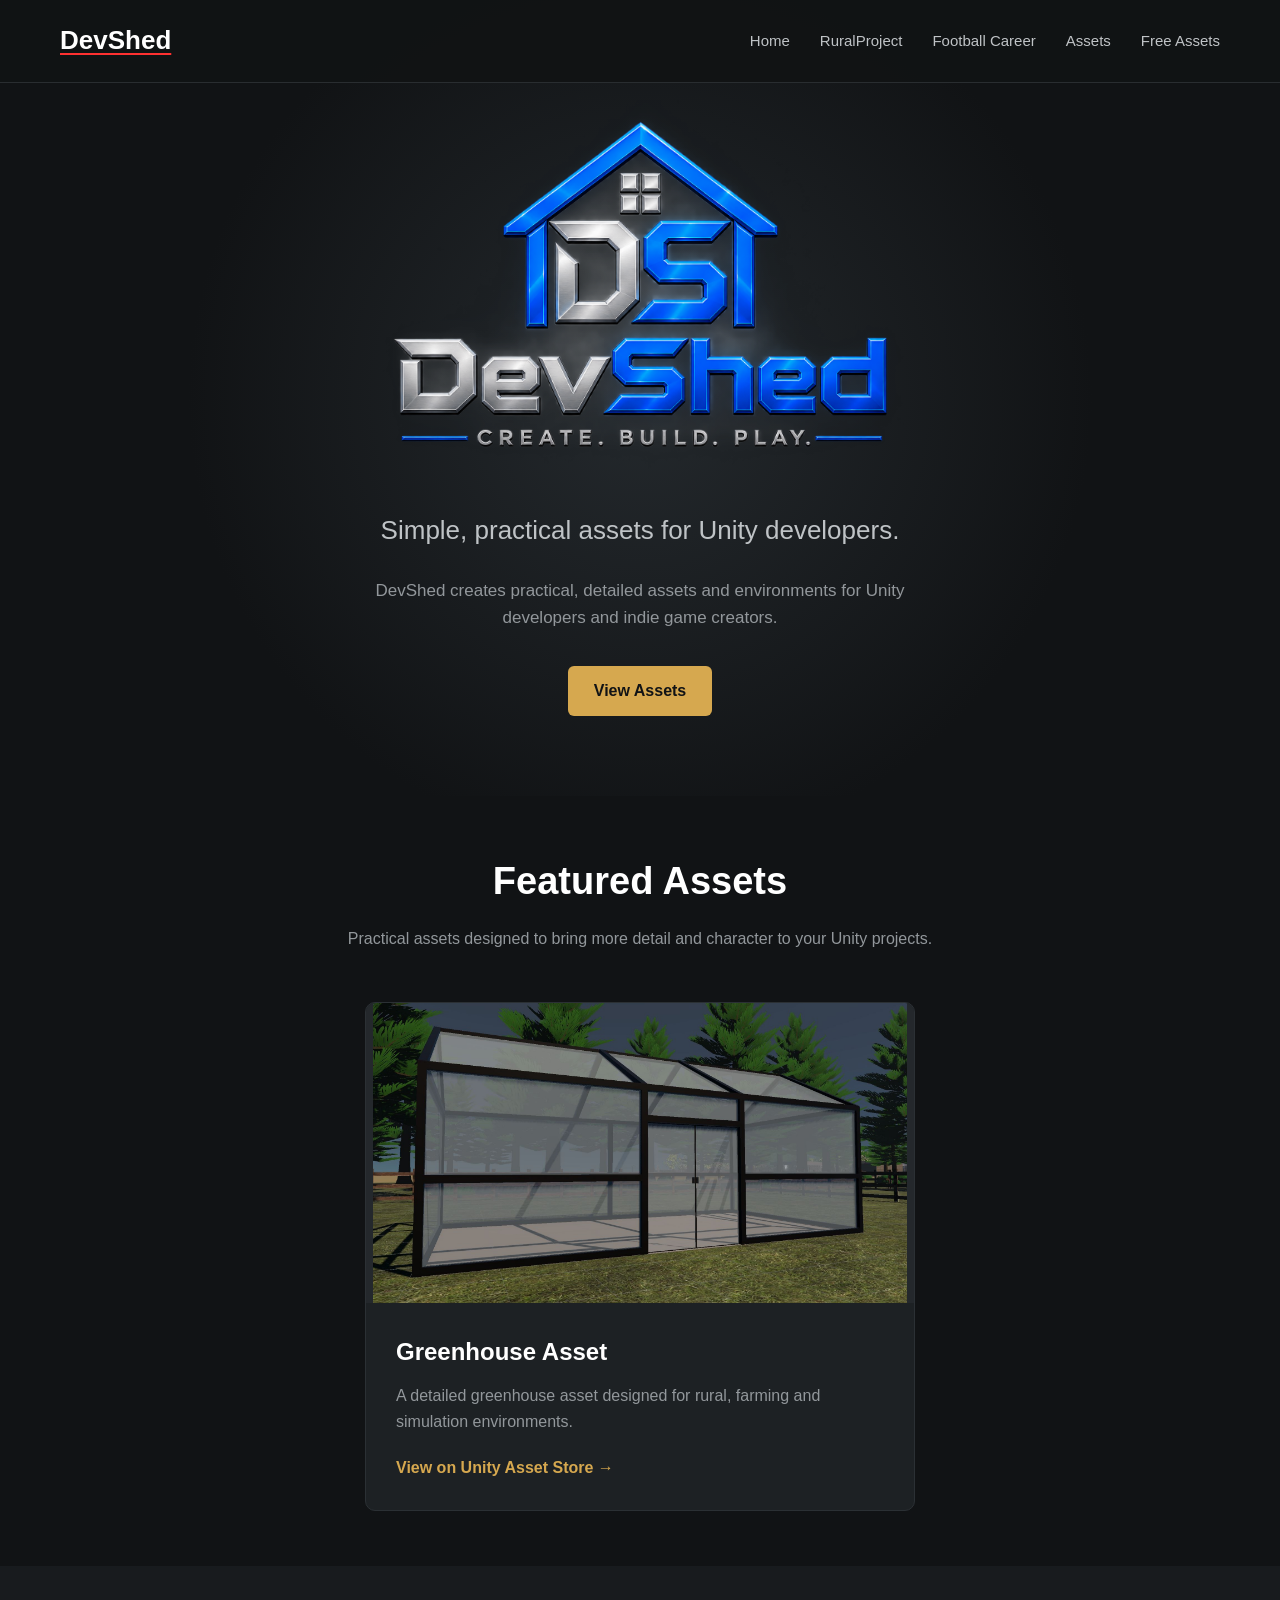
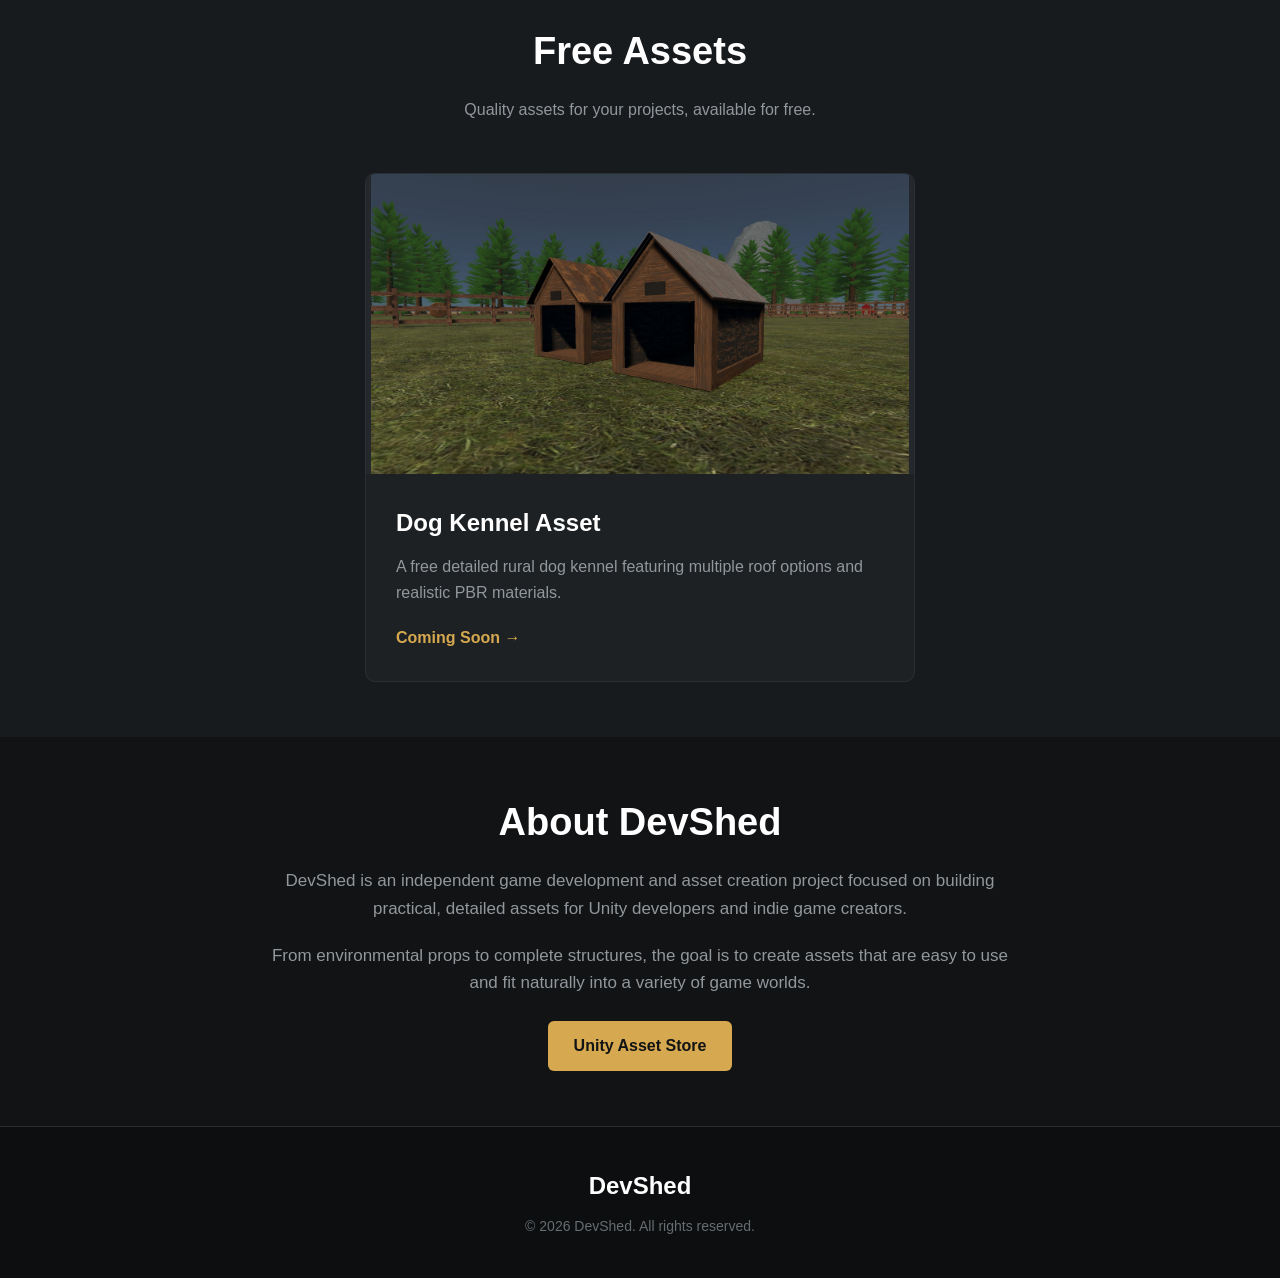
<file: index.html>
<!DOCTYPE html>
<html lang="en">
<head>
    <meta charset="UTF-8">
    <meta name="viewport" content="width=device-width, initial-scale=1.0">

    <title>DevShed</title>

    <link rel="icon" type="image/jpeg" href="/images/favicon.ico">

    <link rel="stylesheet" href="style.css">
</head>

<body>

    <!-- Header -->
    <header>
        <a href="index.html" class="logo">DevShed</a>

        <nav>
            <a href="#home">Home</a>
            <a href="ruralproject.html">RuralProject</a>
            <a href="footballcareer.html">Football Career</a>
            <a href="#assets">Assets</a>
            <a href="#free-assets">Free Assets</a>
        </nav>
    </header>


    <!-- Hero Section -->
    <section id="home" class="hero">

        <div class="hero-content">

            <img
				src="images/DevShedLogoTransparent.png"
				alt="DevShed"
				class="hero-logo"
			>

            <h2>Simple, practical assets for Unity developers.</h2>

            <p>
                DevShed creates practical, detailed assets and environments
                for Unity developers and indie game creators.
            </p>

            <div class="hero-buttons">

                <a href="#assets" class="button">
                    View Assets
                </a>   

            </div>

        </div>

    </section>


    <!-- Featured Assets -->
    <section id="assets" class="section">

        <h2>Featured Assets</h2>

        <p class="section-intro">
            Practical assets designed to bring more detail and character
            to your Unity projects.
        </p>

        <div class="asset-grid">

            <!-- Greenhouse -->
            <div class="asset-card">

                <div class="asset-image">

                    <img
                        src="images/WebsiteScreenShotGreenhouse.jpg"
                        alt="DevShed Greenhouse Asset Pack"
                    >

                </div>

                <div class="asset-content">

                    <h3>Greenhouse Asset</h3>

                    <p>
                        A detailed greenhouse asset designed for rural,
                        farming and simulation environments.
                    </p>

                    <a
                        href="https://assetstore.unity.com/packages/3d/props/exterior/greenhouse-asset-pack-391340"
                        class="card-link"
                        target="_blank"
                        rel="noopener noreferrer"
                    >
                        View on Unity Asset Store →
                    </a>

                </div>

            </div>

        </div>

    </section>


    <!-- Free Assets -->
    <section id="free-assets" class="section section-alt">

        <h2>Free Assets</h2>

        <p class="section-intro">
            Quality assets for your projects, available for free.
        </p>

        <div class="asset-grid">

            <!-- Dog Kennel -->
            <div class="asset-card">

                <div class="asset-image">

                    <img
                        src="images/WebsiteScreenShotDogKennel.jpg"
                        alt="DevShed Dog Kennel"
                    >

                </div>

                <div class="asset-content">

                    <h3>Dog Kennel Asset</h3>

                    <p>
                        A free detailed rural dog kennel featuring multiple
                        roof options and realistic PBR materials.
                    </p>

                    <a href="#" class="card-link">
                        Coming Soon →
                    </a>

                </div>

            </div>

        </div>

    </section>


    <!-- About -->
    <section id="about" class="section">

        <h2>About DevShed</h2>

        <div class="about-content">

            <p>
                DevShed is an independent game development and asset creation
                project focused on building practical, detailed assets for
                Unity developers and indie game creators.
            </p>

            <p>
                From environmental props to complete structures, the goal is
                to create assets that are easy to use and fit naturally into
                a variety of game worlds.
            </p>

            <div class="links" style="margin-top: 25px;">
                <a
                    href="https://assetstore.unity.com/search#q=DevShed"
                    class="button"
                    target="_blank"
                    rel="noopener noreferrer"
                >
                    Unity Asset Store
                </a>
            </div>

        </div>

    </section>


    <!-- Footer -->
    <footer>

        <div class="footer-logo">
            DevShed
        </div>

        <p>
            © 2026 DevShed. All rights reserved.
        </p>

    </footer>

</body>
</html>
</file>
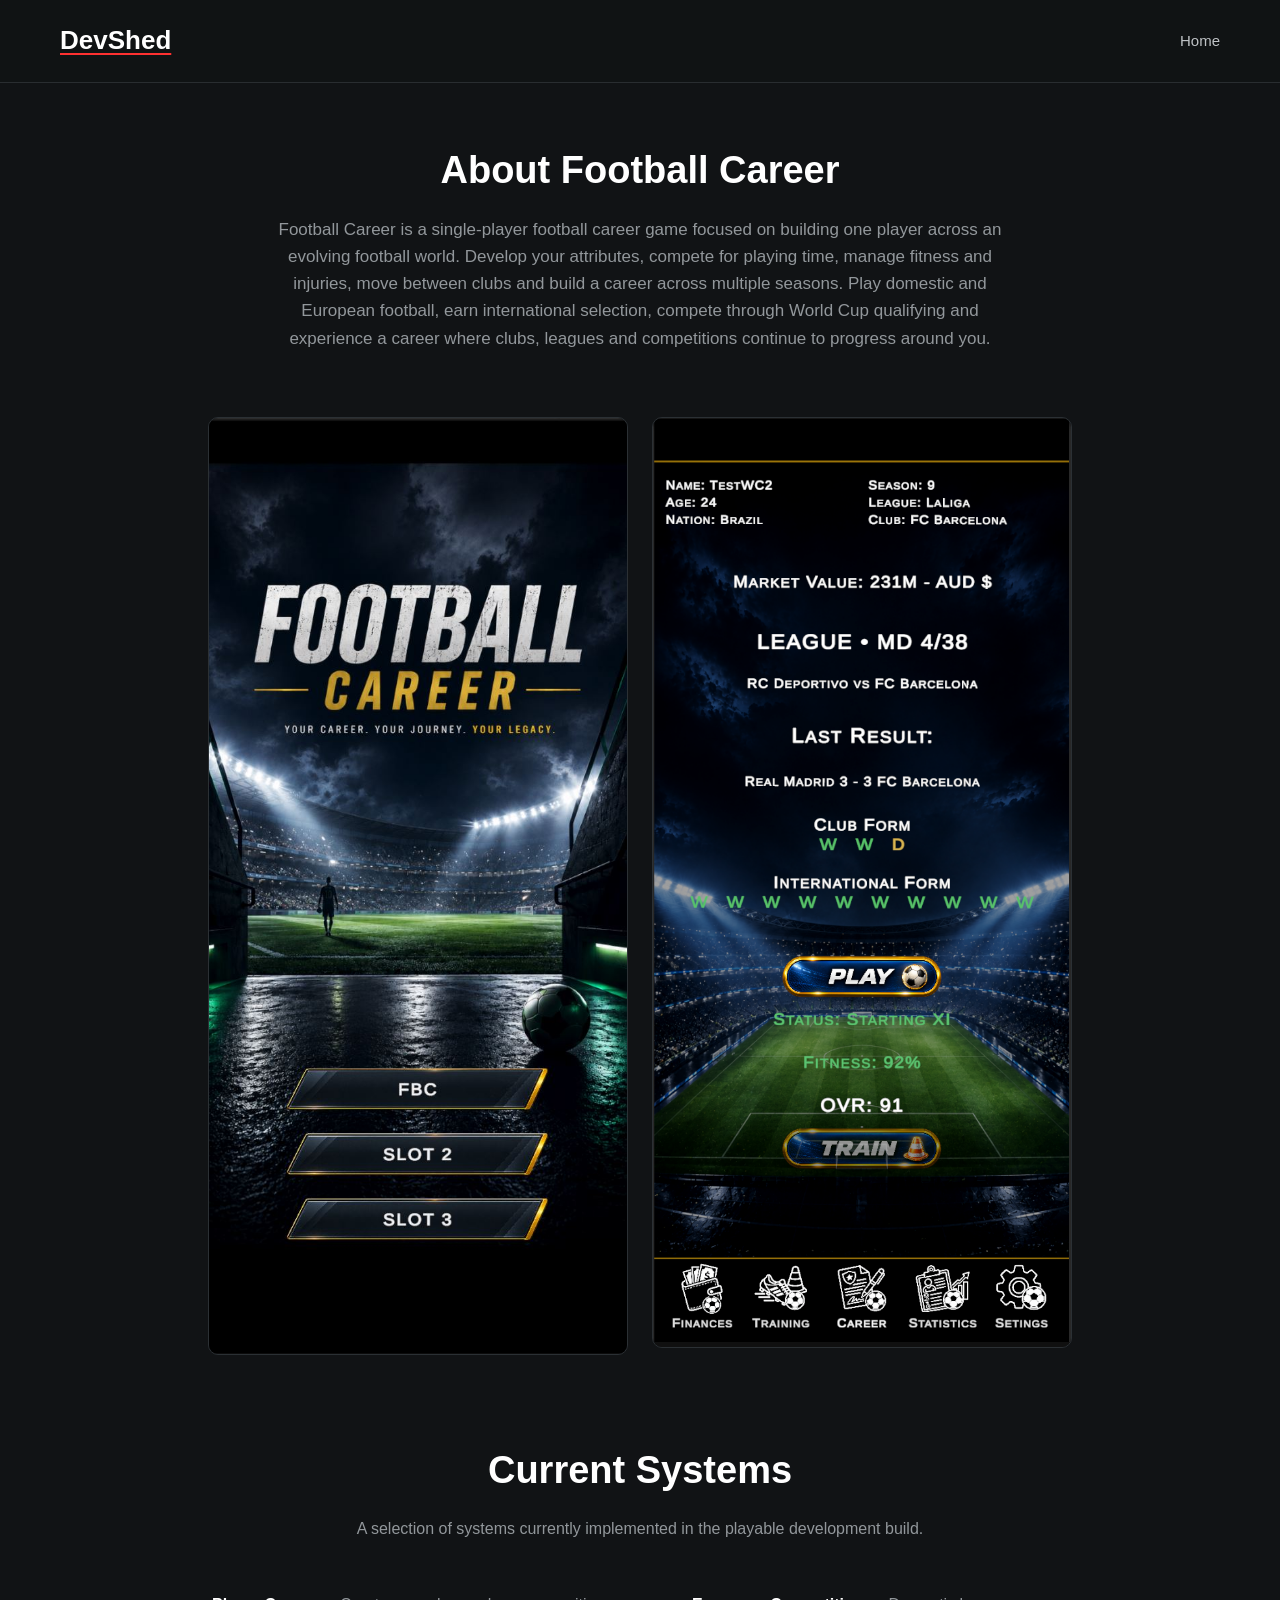
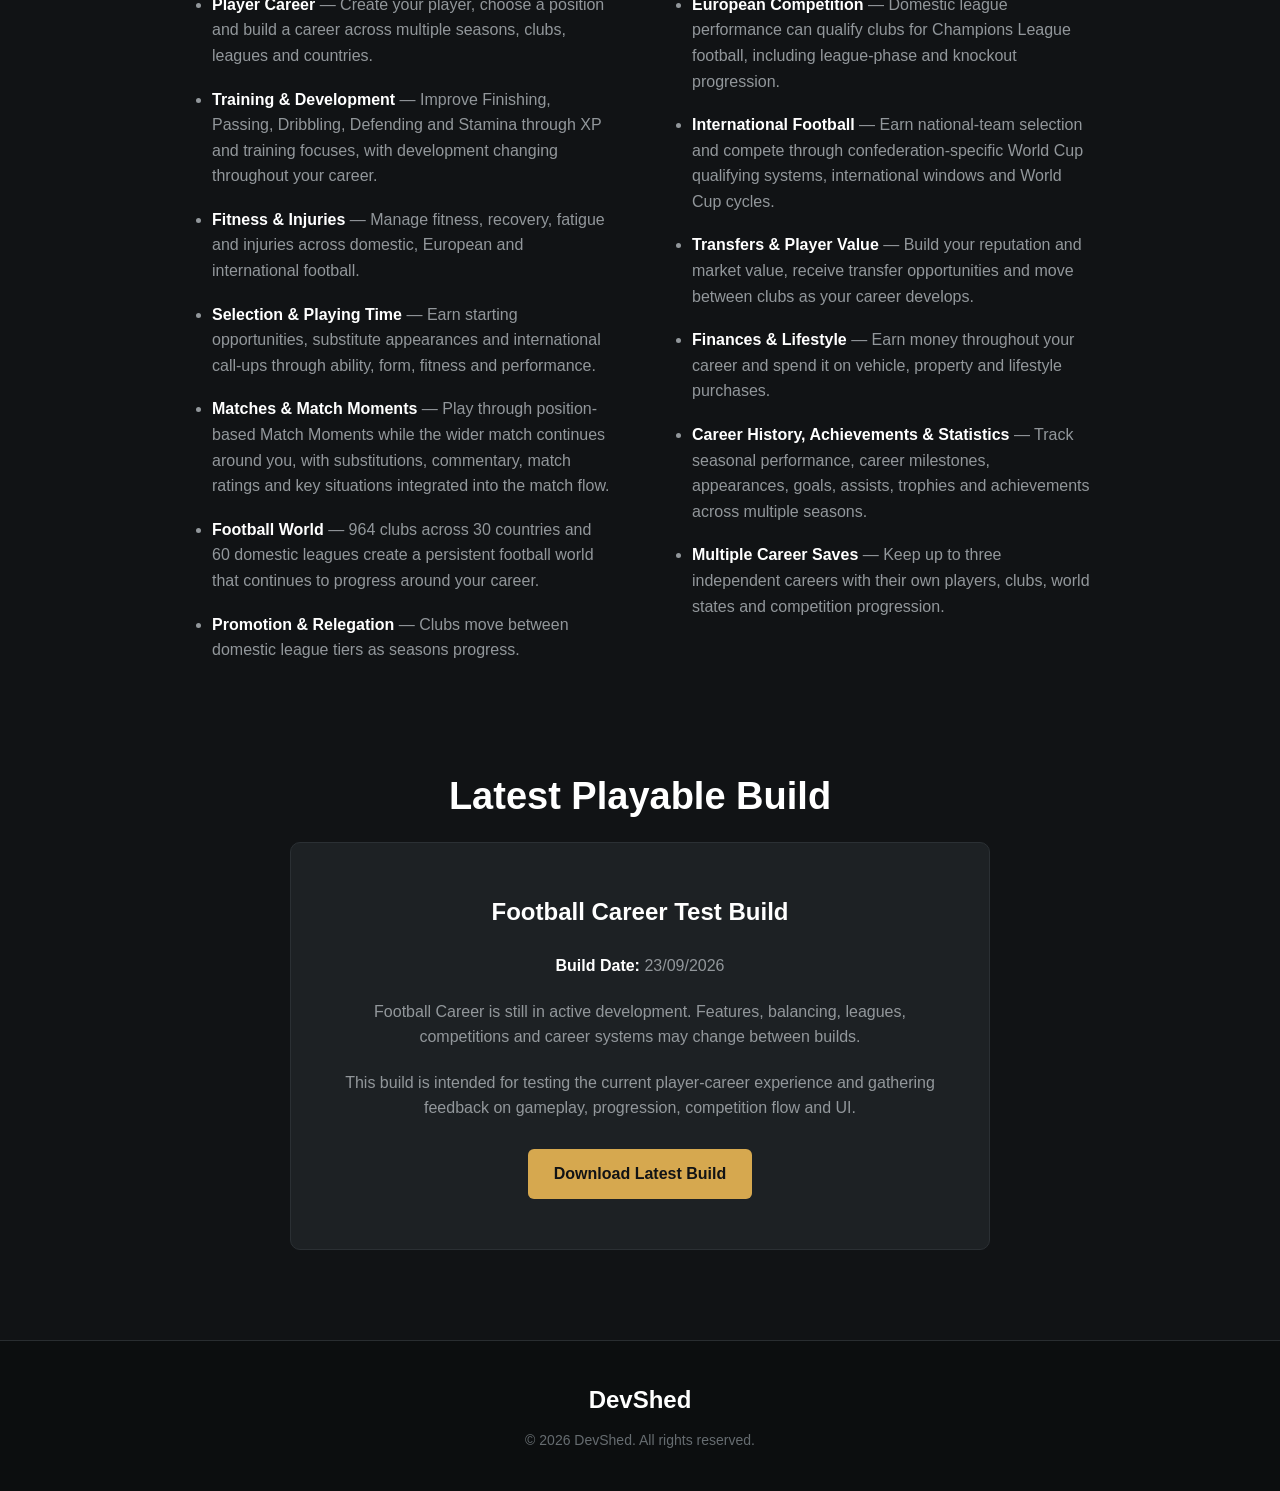
<file: footballcareer.html>
<!DOCTYPE html>
<html lang="en">

<head>
    <meta charset="UTF-8">
    <meta name="viewport" content="width=device-width, initial-scale=1.0">

    <title>DevShed | Football Career</title>

    <link rel="icon" type="image/jpeg" href="/images/faviconFBC.ico">
    <link rel="stylesheet" href="style.css">
</head>

<body>

    <!-- Header -->
    <header>
        <a href="index.html" class="logo">DevShed</a>

        <nav>
            <a href="index.html">Home</a>
        </nav>
    </header>


    <!-- Football Career Project -->
    <main>

        <section class="section" style="padding-top: 140px; padding-bottom: 90px;">

            <!-- About -->
            <h2>About Football Career</h2>

            <div class="about-content">
                <p>
                    Football Career is a single-player football career game focused on building one player
                    across an evolving football world.

                    Develop your attributes, compete for playing time, manage fitness and injuries, move
                    between clubs and build a career across multiple seasons.

                    Play domestic and European football, earn international selection, compete through
                    World Cup qualifying and experience a career where clubs, leagues and competitions
                    continue to progress around you.
                </p>
            </div>

            <!-- Screenshots -->
            <div style="
                max-width: 900px;
                width: 100%;
                margin: 45px auto 0;
                display: flex;
                flex-wrap: wrap;
                gap: 24px;
                justify-content: center;
                align-items: flex-start;
            ">

                <div style="
                    flex: 1 1 320px;
                    max-width: 420px;
                    border: 1px solid #2b3034;
                    border-radius: 10px;
                    overflow: hidden;
                ">
                    <img
                        src="images/FootballCareerStartScreen.jpg"
                        alt="Football Career Project - Start Screen"
                        style="width: 100%; height: auto; display: block;"
                    >
                </div>

                <div style="
                    flex: 1 1 320px;
                    max-width: 420px;
                    border: 1px solid #2b3034;
                    border-radius: 10px;
                    overflow: hidden;
                ">
                    <img
                        src="images/FootballCareerMainScreen.jpg"
                        alt="Football Career Project - Main Career Screen"
                        style="width: 100%; height: auto; display: block;"
                    >
                </div>

            </div>


            <!-- Current Systems -->
            <div style="margin-top: 85px;">
                <h2>Current Systems</h2>

                <p class="section-intro">
                    A selection of systems currently implemented in the playable development build.
                </p>

                <div style="max-width: 900px; margin: 0 auto; display: flex; flex-wrap: wrap; gap: 20px 60px;">

                    <ul style="flex: 1 1 360px; color: #92979b; padding-left: 22px;">

                        <li style="margin-bottom: 18px;">
                            <strong style="color: #ffffff;">Player Career</strong> — Create your player,
                            choose a position and build a career across multiple seasons, clubs, leagues and countries.
                        </li>

                        <li style="margin-bottom: 18px;">
                            <strong style="color: #ffffff;">Training & Development</strong> — Improve
                            Finishing, Passing, Dribbling, Defending and Stamina through XP and training focuses,
                            with development changing throughout your career.
                        </li>

                        <li style="margin-bottom: 18px;">
                            <strong style="color: #ffffff;">Fitness & Injuries</strong> — Manage fitness,
                            recovery, fatigue and injuries across domestic, European and international football.
                        </li>

                        <li style="margin-bottom: 18px;">
                            <strong style="color: #ffffff;">Selection & Playing Time</strong> — Earn
                            starting opportunities, substitute appearances and international call-ups through
                            ability, form, fitness and performance.
                        </li>

                        <li style="margin-bottom: 18px;">
                            <strong style="color: #ffffff;">Matches & Match Moments</strong> — Play through
                            position-based Match Moments while the wider match continues around you, with
                            substitutions, commentary, match ratings and key situations integrated into the match flow.
                        </li>

                        <li style="margin-bottom: 18px;">
                            <strong style="color: #ffffff;">Football World</strong> — 964 clubs across
                            30 countries and 60 domestic leagues create a persistent football world that continues
                            to progress around your career.
                        </li>

                        <li style="margin-bottom: 18px;">
                            <strong style="color: #ffffff;">Promotion & Relegation</strong> — Clubs move
                            between domestic league tiers as seasons progress.
                        </li>

                    </ul>

                    <ul style="flex: 1 1 360px; color: #92979b; padding-left: 22px;">

                        <li style="margin-bottom: 18px;">
                            <strong style="color: #ffffff;">European Competition</strong> — Domestic league
                            performance can qualify clubs for Champions League football, including league-phase
                            and knockout progression.
                        </li>

                        <li style="margin-bottom: 18px;">
                            <strong style="color: #ffffff;">International Football</strong> — Earn national-team
                            selection and compete through confederation-specific World Cup qualifying systems,
                            international windows and World Cup cycles.
                        </li>

                        <li style="margin-bottom: 18px;">
                            <strong style="color: #ffffff;">Transfers & Player Value</strong> — Build your
                            reputation and market value, receive transfer opportunities and move between clubs
                            as your career develops.
                        </li>

                        <li style="margin-bottom: 18px;">
                            <strong style="color: #ffffff;">Finances & Lifestyle</strong> — Earn money
                            throughout your career and spend it on vehicle, property and lifestyle purchases.
                        </li>

                        <li style="margin-bottom: 18px;">
                            <strong style="color: #ffffff;">Career History, Achievements & Statistics</strong> —
                            Track seasonal performance, career milestones, appearances, goals, assists, trophies
                            and achievements across multiple seasons.
                        </li>

                        <li style="margin-bottom: 18px;">
                            <strong style="color: #ffffff;">Multiple Career Saves</strong> — Keep up to
                            three independent careers with their own players, clubs, world states and competition progression.
                        </li>

                    </ul>

                </div>
            </div>

            <!-- Latest Playable Build -->
            <div style="margin-top: 85px;">
                <h2>Latest Playable Build</h2>

                <div class="coming-soon">
                    <h3 style="margin-bottom: 22px;">Football Career Test Build</h3>

                    <p style="margin-bottom: 20px;">
                        <strong style="color: #ffffff;">Build Date:</strong>
                        23/09/2026
                    </p>

                    <p style="margin-bottom: 20px;">
                        Football Career is still in active development.
                        Features, balancing, leagues, competitions and career systems may change between builds.
                    </p>

                    <p style="margin-bottom: 28px;">
                        This build is intended for testing the current player-career experience
                        and gathering feedback on gameplay, progression, competition flow and UI.
                    </p>

                    <a href="https://mega.nz/file/gvJWGAaY#suLxGYeLkHwHundEN0m_EODla4refGEEybiLG1W3I20" class="button">
                        Download Latest Build
                    </a>
                </div>
            </div>

        </section>

    </main>


    <!-- Footer -->
    <footer>
        <div class="footer-logo">DevShed</div>

        <p>
            © 2026 DevShed. All rights reserved.
        </p>
    </footer>

</body>
</html>
</file>
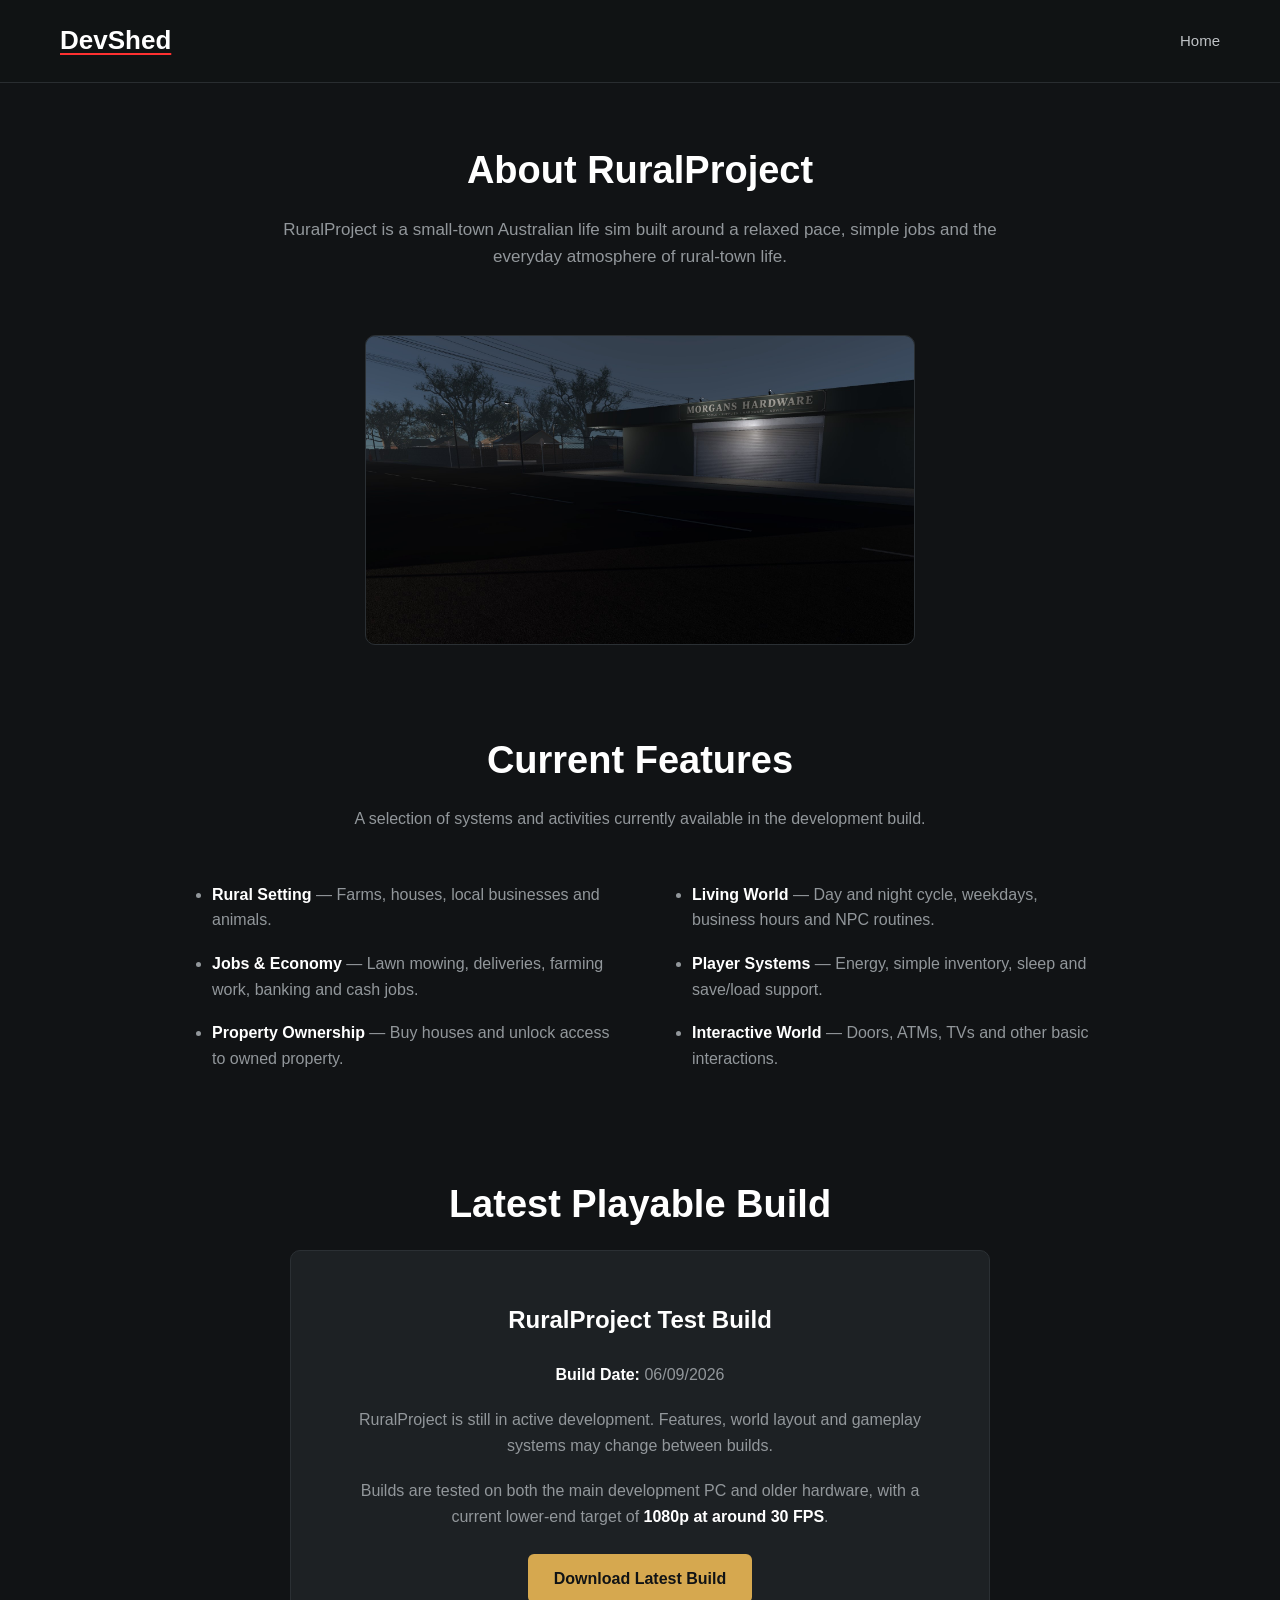
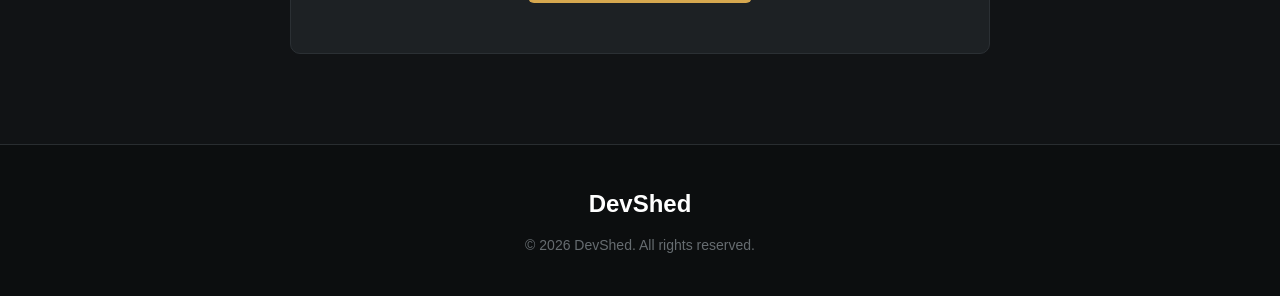
<file: ruralproject.html>
<!DOCTYPE html>
<html lang="en">

<head>
    <meta charset="UTF-8">
    <meta name="viewport" content="width=device-width, initial-scale=1.0">

    <title>DevShed | RuralProject</title>

    <link rel="icon" href="/images/favicon.ico" type="image/x-icon">
    <link rel="stylesheet" href="style.css">
</head>

<body>

    <!-- Header -->
    <header>
        <a href="index.html" class="logo">DevShed</a>

        <nav>
            <a href="index.html">Home</a>
        </nav>
    </header>


    <!-- RuralProject -->
    <main>

        <section class="section" style="padding-top: 140px; padding-bottom: 90px;">

            <!-- About -->
            <h2>About RuralProject</h2>

            <div class="about-content">
                <p>
                    RuralProject is a small-town Australian life sim built around a relaxed pace,
                    simple jobs and the everyday atmosphere of rural-town life.
                </p>
            </div>


            <!-- Main Screenshot -->
            <div class="asset-grid" style="margin-top: 45px;">
                <div style="background-color: #1d2124; border: 1px solid #2b3034; border-radius: 10px; overflow: hidden;">
                    <div class="asset-image rural-screenshot">
                        <img
                            src="images/WebsiteScreenShotRuralProject.jpg"
                            alt="RuralProject - Morgans Hardware and nearby houses"
                        >
                    </div>
                </div>
            </div>


            <!-- Current Features -->
			<div style="margin-top: 85px;">
				<h2>Current Features</h2>

				<p class="section-intro">
					A selection of systems and activities currently available in the development build.
				</p>

				<div style="max-width: 900px; margin: 0 auto; display: flex; flex-wrap: wrap; gap: 20px 60px;">

					<ul style="flex: 1 1 360px; color: #92979b; padding-left: 22px;">

						<li style="margin-bottom: 18px;">
							<strong style="color: #ffffff;">Rural Setting</strong> — Farms, houses,
							local businesses and animals.
						</li>

						<li style="margin-bottom: 18px;">
							<strong style="color: #ffffff;">Jobs & Economy</strong> — Lawn mowing,
							deliveries, farming work, banking and cash jobs.
						</li>

						<li style="margin-bottom: 18px;">
							<strong style="color: #ffffff;">Property Ownership</strong> — Buy houses
							and unlock access to owned property.
						</li>

					</ul>

					<ul style="flex: 1 1 360px; color: #92979b; padding-left: 22px;">

						<li style="margin-bottom: 18px;">
							<strong style="color: #ffffff;">Living World</strong> — Day and night cycle,
							weekdays, business hours and NPC routines.
						</li>

						<li style="margin-bottom: 18px;">
							<strong style="color: #ffffff;">Player Systems</strong> — Energy, simple inventory,
							sleep and save/load support.
						</li>

						<li style="margin-bottom: 18px;">
							<strong style="color: #ffffff;">Interactive World</strong> — Doors, ATMs,
							TVs and other basic interactions.
						</li>

					</ul>

				</div>
			</div>

            <!-- Latest Build + Development & Testing -->
            <div style="margin-top: 85px;">
                <h2>Latest Playable Build</h2>

                <div class="coming-soon">
                    <h3 style="margin-bottom: 22px;">RuralProject Test Build</h3>

                    <p style="margin-bottom: 20px;">
                        <strong style="color: #ffffff;">Build Date:</strong> 06/09/2026
                    </p>

                    <p style="margin-bottom: 20px;">
                        RuralProject is still in active development. Features, world layout
                        and gameplay systems may change between builds.
                    </p>

                    <p style="margin-bottom: 24px;">
                        Builds are tested on both the main development PC and older hardware,
                        with a current lower-end target of <strong style="color: #ffffff;">1080p at around 30 FPS</strong>.
                    </p>

                    <div class="links" style="margin-top: 8px;">
                        <a href="https://mega.nz/file/8ixQlLSI#ZVSRQzBVp4qjl8V9We60aj9sY0rnrpiM2ncZ6x3ARcA" class="button" download>
                            Download Latest Build
                        </a>
                    </div>
                </div>
            </div>

        </section>

    </main>


    <!-- Footer -->
    <footer>
        <div class="footer-logo">DevShed</div>

        <p>
            © 2026 DevShed. All rights reserved.
        </p>
    </footer>

</body>
</html>
</file>
<file: style.css>
/* ==============================
   DevShed - Main Styles
   ============================== */

* {
    margin: 0;
    padding: 0;
    box-sizing: border-box;
}

html {
    scroll-behavior: smooth;
}

body {
    font-family: Arial, Helvetica, sans-serif;
    background-color: #111315;
    color: #e8e8e8;
    line-height: 1.6;
}


/* ==============================
   Header
   ============================== */

header {
    position: fixed;
    top: 0;
    left: 0;
    width: 100%;

    display: flex;
    justify-content: space-between;
    align-items: center;

    padding: 20px 60px;

    background-color: rgba(17, 19, 21, 0.95);

    border-bottom: 1px solid #292d30;

    z-index: 1000;
}

a.logo {
    font-size: 26px;
    font-weight: bold;
    color: #ffffff;

    text-decoration-line: underline;
    text-decoration-color: #FF3131;
    text-underline-offset: 4px;
}

a.logo:visited {
    color: #ffffff;
}

a.logo:hover {
    color: #ffffff;
    text-decoration-color: #1F51FF;
}

nav {
    display: flex;
    gap: 30px;
}

nav a {
    color: #bfc3c6;
    text-decoration: none;
    font-size: 15px;

    transition: color 0.3s ease;
}

nav a:hover {
    color: #ffffff;
}


/* ==============================
   Hero
   ============================== */

.hero {
    min-height: 55vh;

    display: flex;
    justify-content: center;
    align-items: center;

    text-align: center;

    padding: 100px 20px 80px;

    background:
        radial-gradient(
            circle at center,
            #24292d 0%,
            #111315 60%
        );
}

.hero-content {
    max-width: 800px;
}

.hero-logo {
    display: block;

    width: 650px;
    max-width: 90%;

    height: auto;

    margin: 0 auto 20px;
}

.hero h1 {
    font-size: 72px;
    margin-bottom: 15px;

    color: #ffffff;
}

.hero h2 {
    font-size: 26px;
    font-weight: normal;

    color: #bfc3c6;

    margin-bottom: 25px;
}

.hero p {
    max-width: 600px;
    margin: 0 auto 35px;

    color: #92979b;
    font-size: 17px;
}


/* ==============================
   Buttons
   ============================== */

.hero-buttons,
.links {
    display: flex;
    justify-content: center;
    gap: 15px;
    flex-wrap: wrap;
}

.button {
    display: inline-block;

    padding: 12px 26px;

    background-color: #d6a84f;

    color: #111315;

    text-decoration: none;

    border-radius: 6px;

    font-weight: bold;

    transition:
        background-color 0.3s ease,
        transform 0.3s ease;
}

.button:hover {
    background-color: #e5bd68;

    transform: translateY(-2px);
}

.button-outline {
    background-color: transparent;

    color: #d6a84f;

    border: 1px solid #d6a84f;
}

.button-outline:hover {
    background-color: #d6a84f;

    color: #111315;
}


/* ==============================
   Sections
   ============================== */

.section {
    min-height: 50vh;

    padding: 55px 55px;

    max-width: 1200px;

    margin: 0 auto;

    display: flex;
    flex-direction: column;
    justify-content: center;
}

.section-alt {
    max-width: none;

    background-color: #181b1e;
}

/* ==============================
   Smaller Information Sections
   ============================== */

#about,
#links {
    min-height: 35vh;
}

.section h2 {
    text-align: center;

    font-size: 38px;

    margin-bottom: 15px;

    color: #ffffff;
}

.section-intro {
    text-align: center;

    max-width: 650px;

    margin: 0 auto 50px;

    color: #92979b;
}


/* ==============================
   Asset Cards
   ============================== */

.asset-grid {
    display: grid;

    grid-template-columns: 1fr;

    gap: 30px;

    max-width: 550px;

    width: 100%;

    margin: 0 auto;
}

.asset-card {
    background-color: #1d2124;

    border: 1px solid #2b3034;

    border-radius: 10px;

    overflow: hidden;

    transition:
        transform 0.3s ease,
        border-color 0.3s ease;
}

.asset-card:hover {
    transform: translateY(-5px);

    border-color: #d6a84f;
}

.asset-image {
    height: 300px;

    background-color: #24282c;

    display: flex;
    align-items: center;
    justify-content: center;
}


/* ==============================
   Asset Images
   ============================== */

.asset-image img {
    width: 100%;
    height: 100%;
    object-fit: contain;
    display: block;
}

.image-placeholder {
    color: #666c70;

    font-size: 16px;
}

.asset-content {
    padding: 30px;
}

.asset-content h3 {
    font-size: 24px;

    margin-bottom: 12px;

    color: #ffffff;
}

.asset-content p {
    color: #92979b;

    margin-bottom: 20px;
}

.card-link {
    color: #d6a84f;

    text-decoration: none;

    font-weight: bold;
}

.card-link:hover {
    color: #e5bd68;
}


/* ==============================
   Free Assets
   ============================== */

.coming-soon {
    max-width: 700px;

    margin: 0 auto;

    padding: 50px;

    text-align: center;

    background-color: #1d2124;

    border: 1px solid #2b3034;

    border-radius: 10px;
}

.coming-soon h3 {
    font-size: 24px;

    margin-bottom: 10px;

    color: #ffffff;
}

.coming-soon p {
    color: #92979b;
}


/* ==============================
   About
   ============================== */

.about-content {
    max-width: 750px;

    margin: 0 auto;

    text-align: center;
}

.about-content p {
    margin-bottom: 20px;

    color: #92979b;

    font-size: 17px;
}


/* ==============================
   RuralProject Screenshots
   ============================== */

.rural-screenshot {
    width: 100%;
    height: auto;
    aspect-ratio: 16 / 9;
    overflow: hidden;
    background-color: #24282c;
}

.rural-screenshot img {
    width: 100%;
    height: 100%;
    object-fit: cover;
    display: block;
}


/* ==============================
   Footer
   ============================== */

footer {
    padding: 40px 20px;

    text-align: center;

    background-color: #0c0e0f;

    border-top: 1px solid #292d30;
}

.footer-logo {
    font-size: 24px;

    font-weight: bold;

    color: #ffffff;

    margin-bottom: 10px;
}

footer p {
    color: #666c70;

    font-size: 14px;
}


/* ==============================
   Mobile
   ============================== */

@media (max-width: 768px) {

    header {
        padding: 15px 20px;

        flex-direction: column;

        gap: 15px;
    }

    .logo {
        margin-top: 15px;
    }

    .hero {
        padding-top: 140px;
    }

    nav {
        gap: 15px;

        flex-wrap: wrap;

        justify-content: center;
    }

    .hero-logo {
        width: 100%;
        max-width: 520px;
    }

    .hero h1 {
        font-size: 52px;
    }

    .hero h2 {
        font-size: 21px;
    }

    .section {
        min-height: auto;

        padding: 80px 20px;
    }

    #about,
    #links {
        min-height: auto;
    }

    .asset-grid {
        grid-template-columns: 1fr;

        max-width: 550px;
    }
}
</file>
